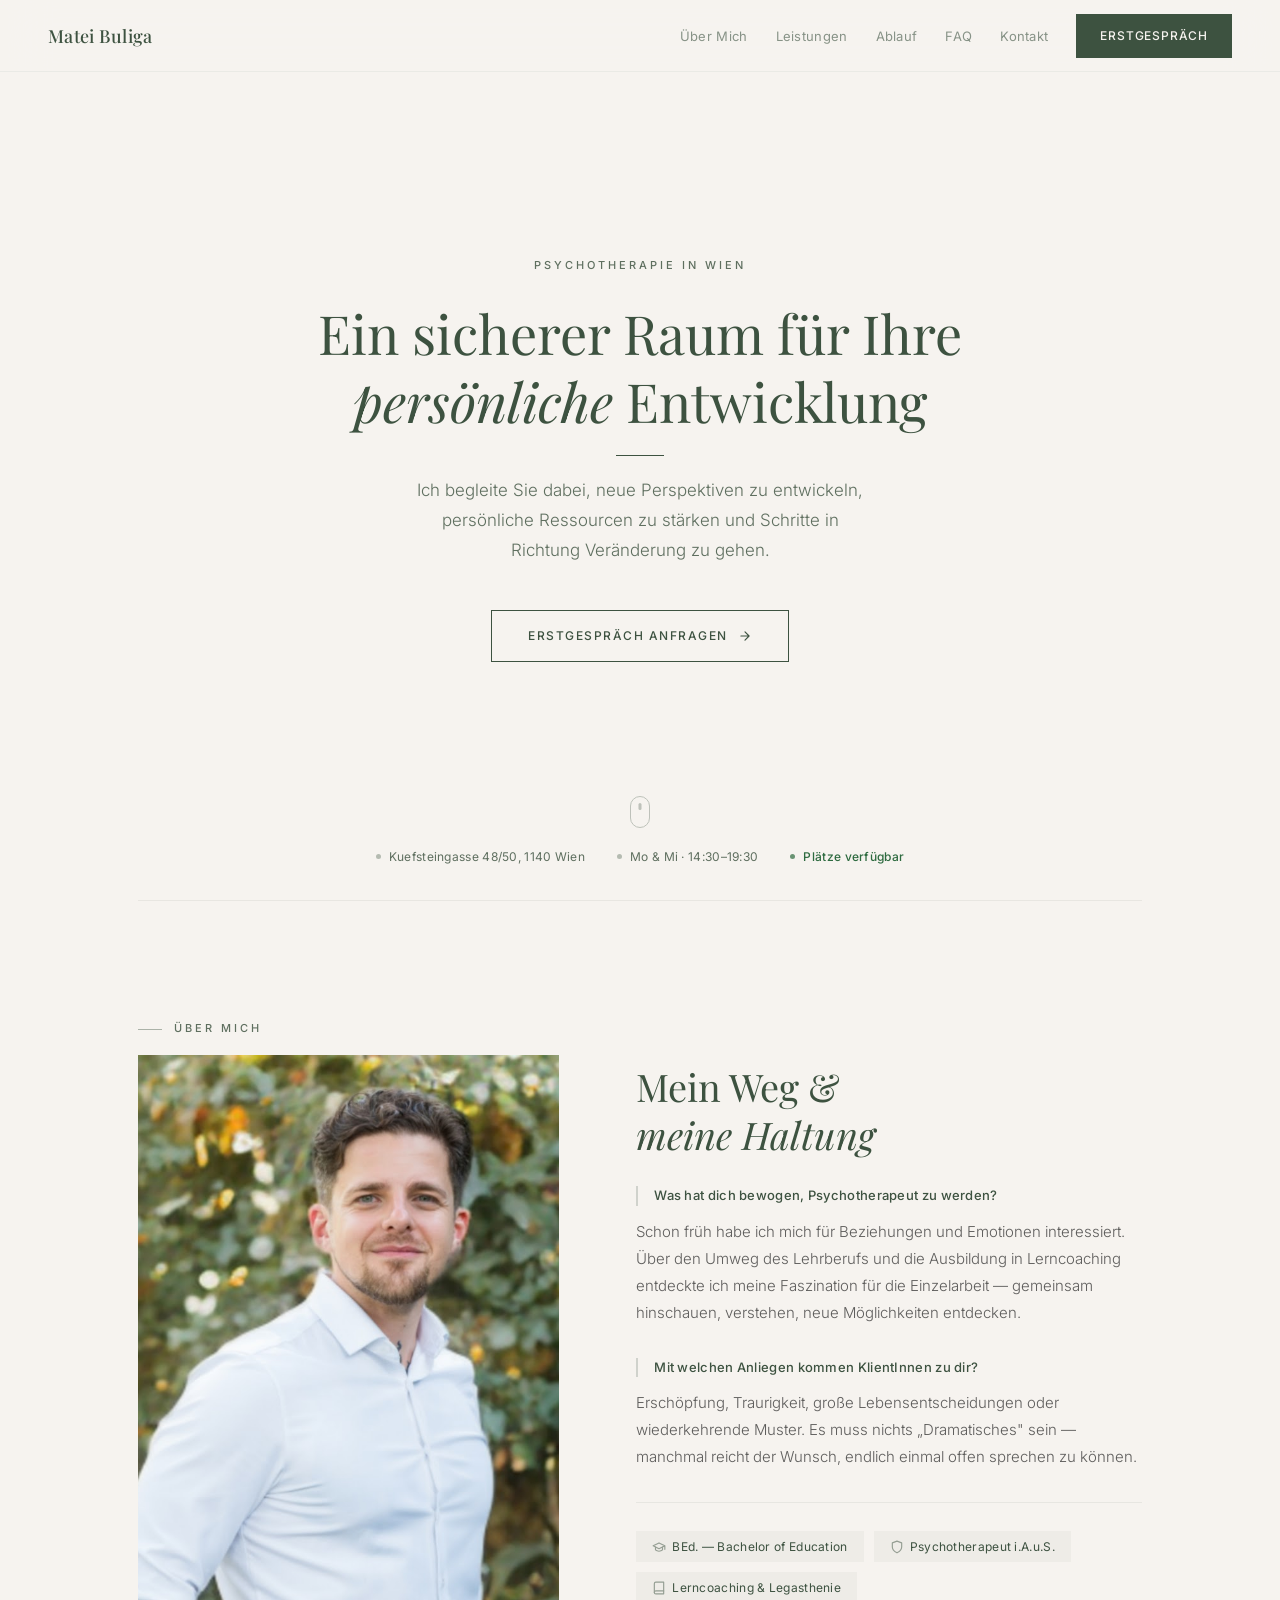
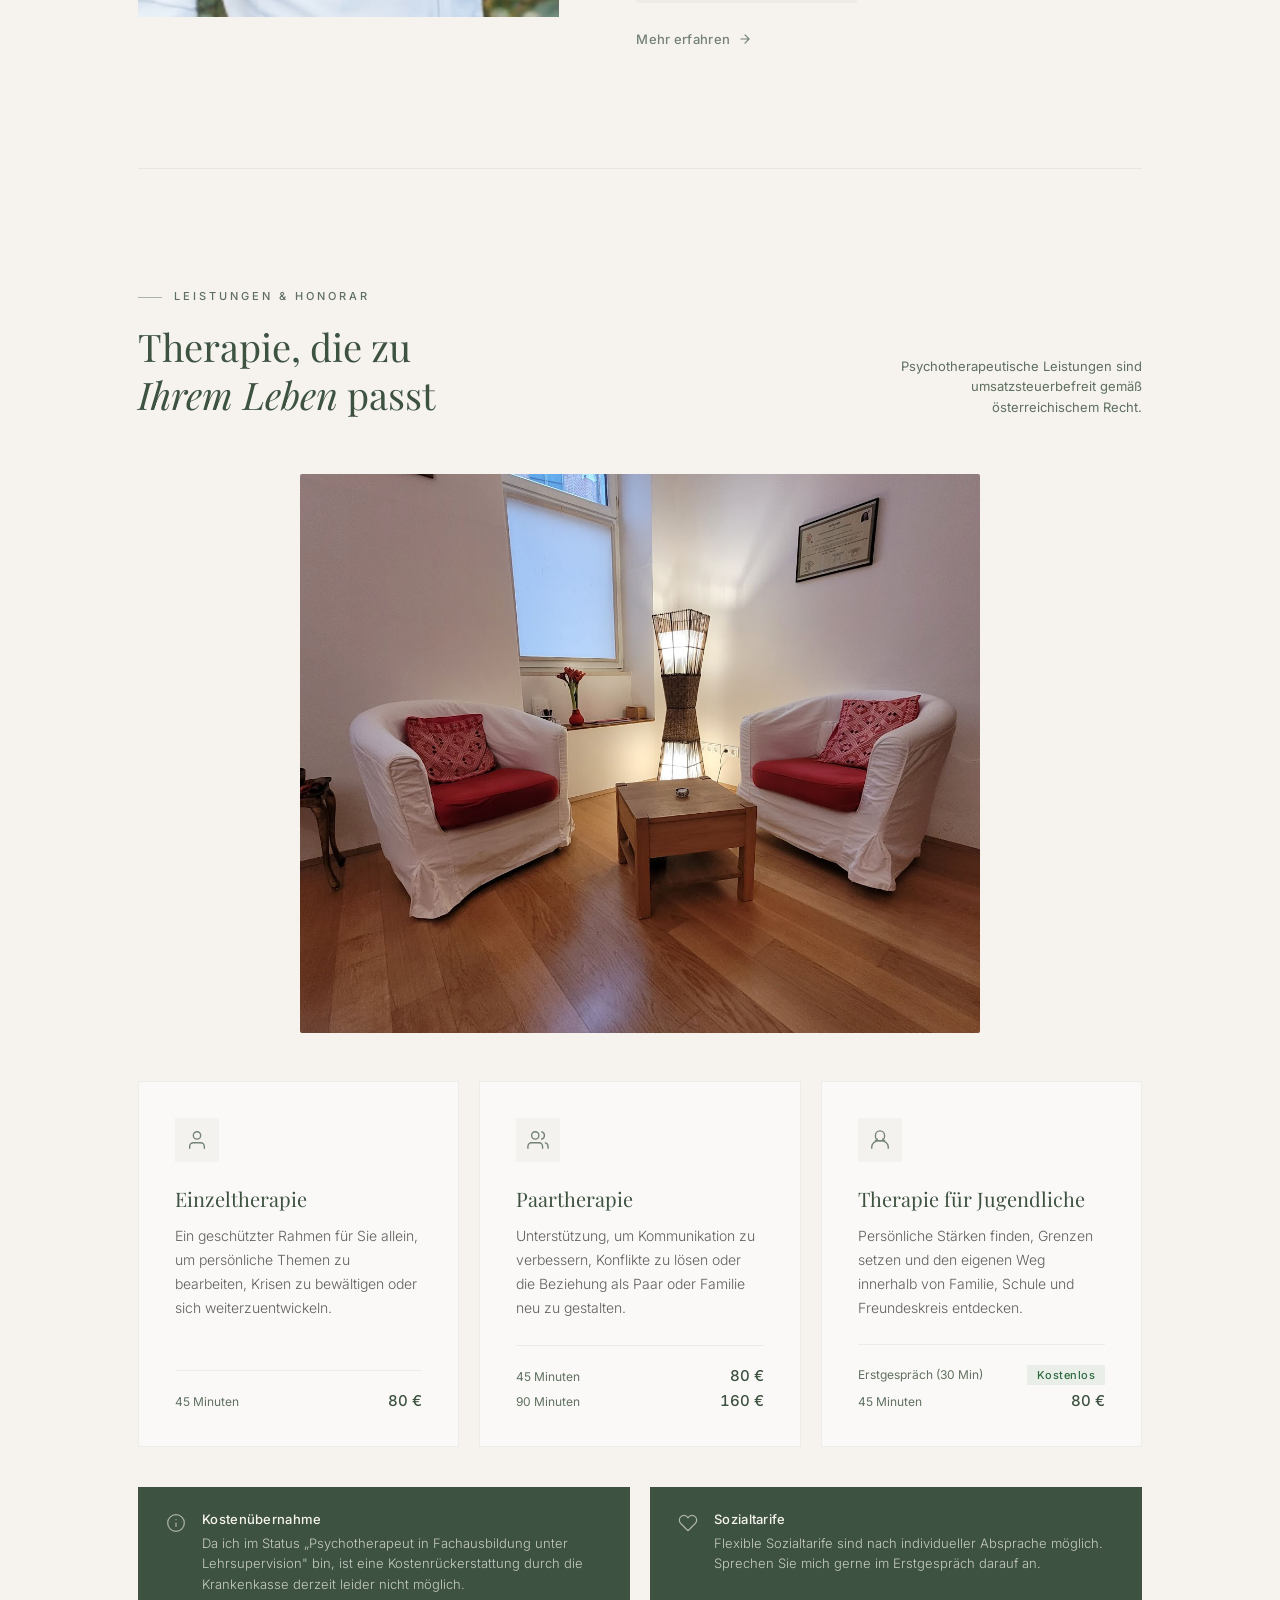
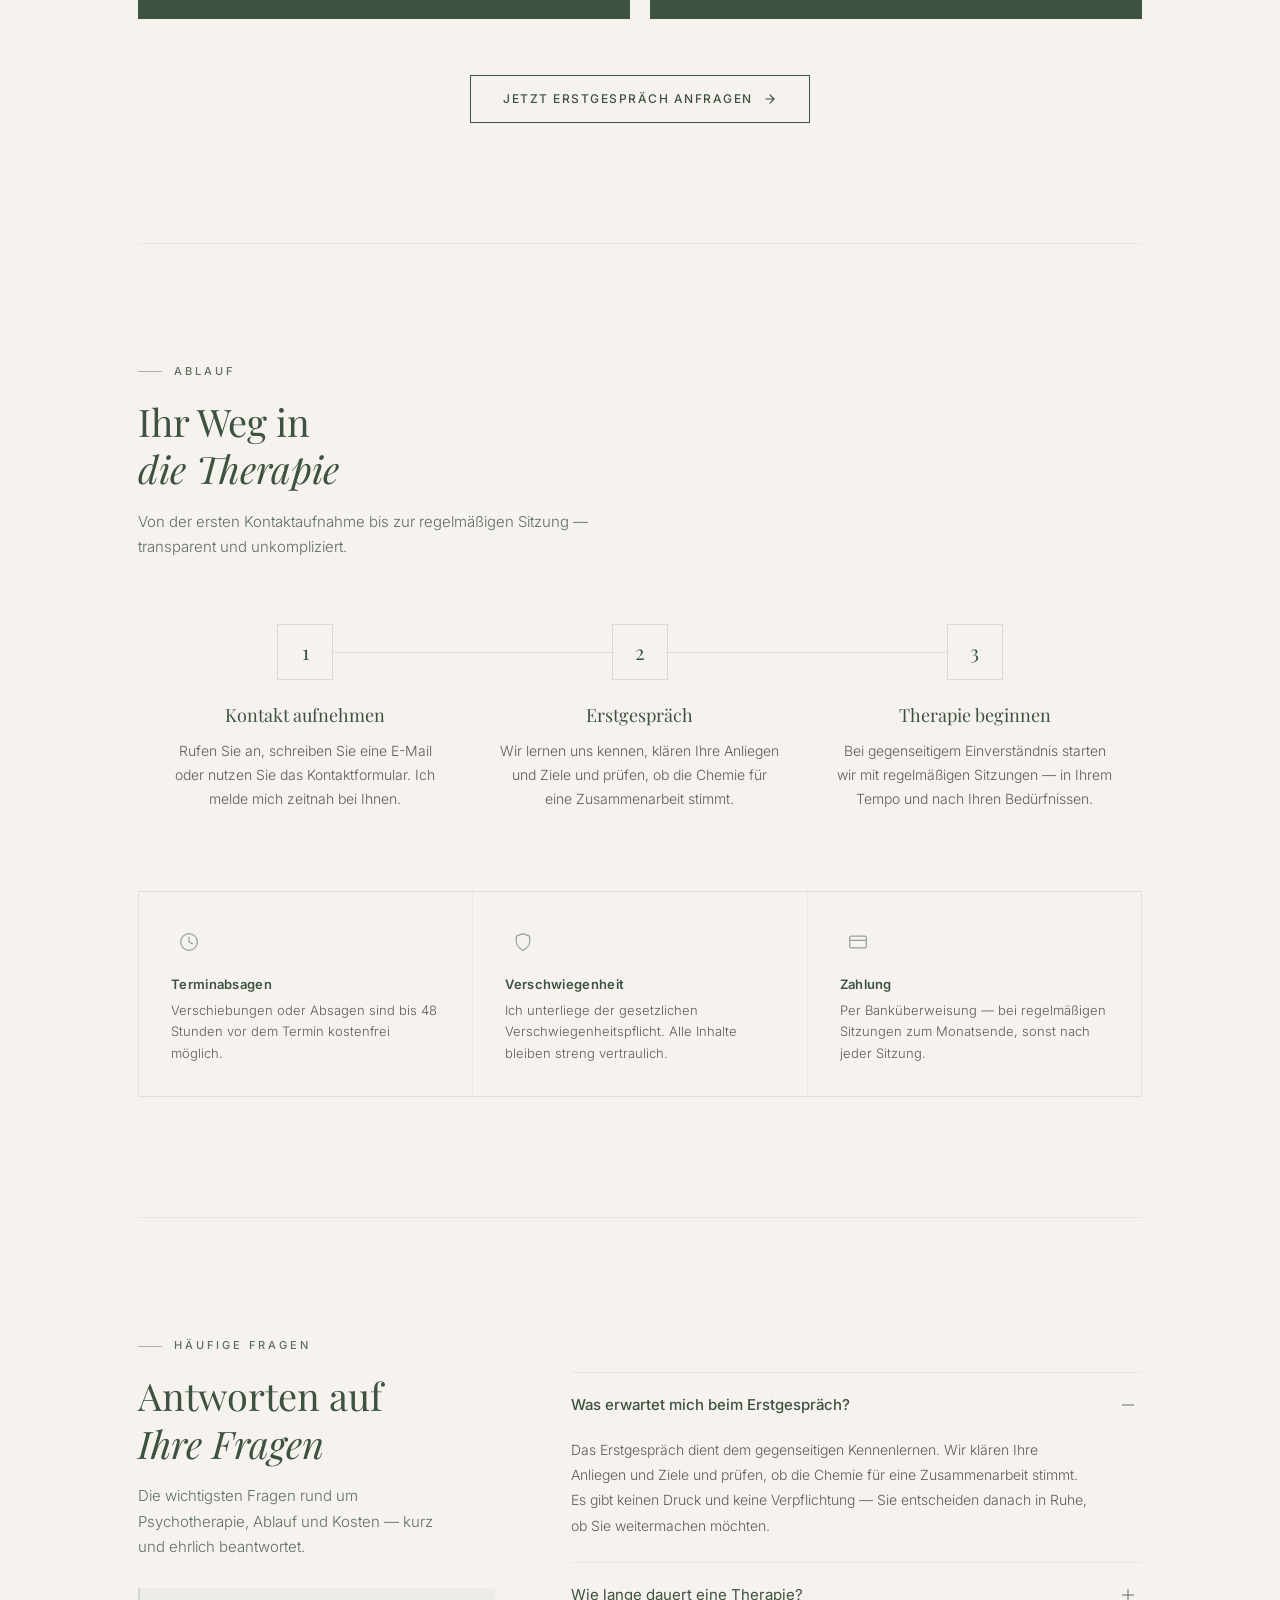
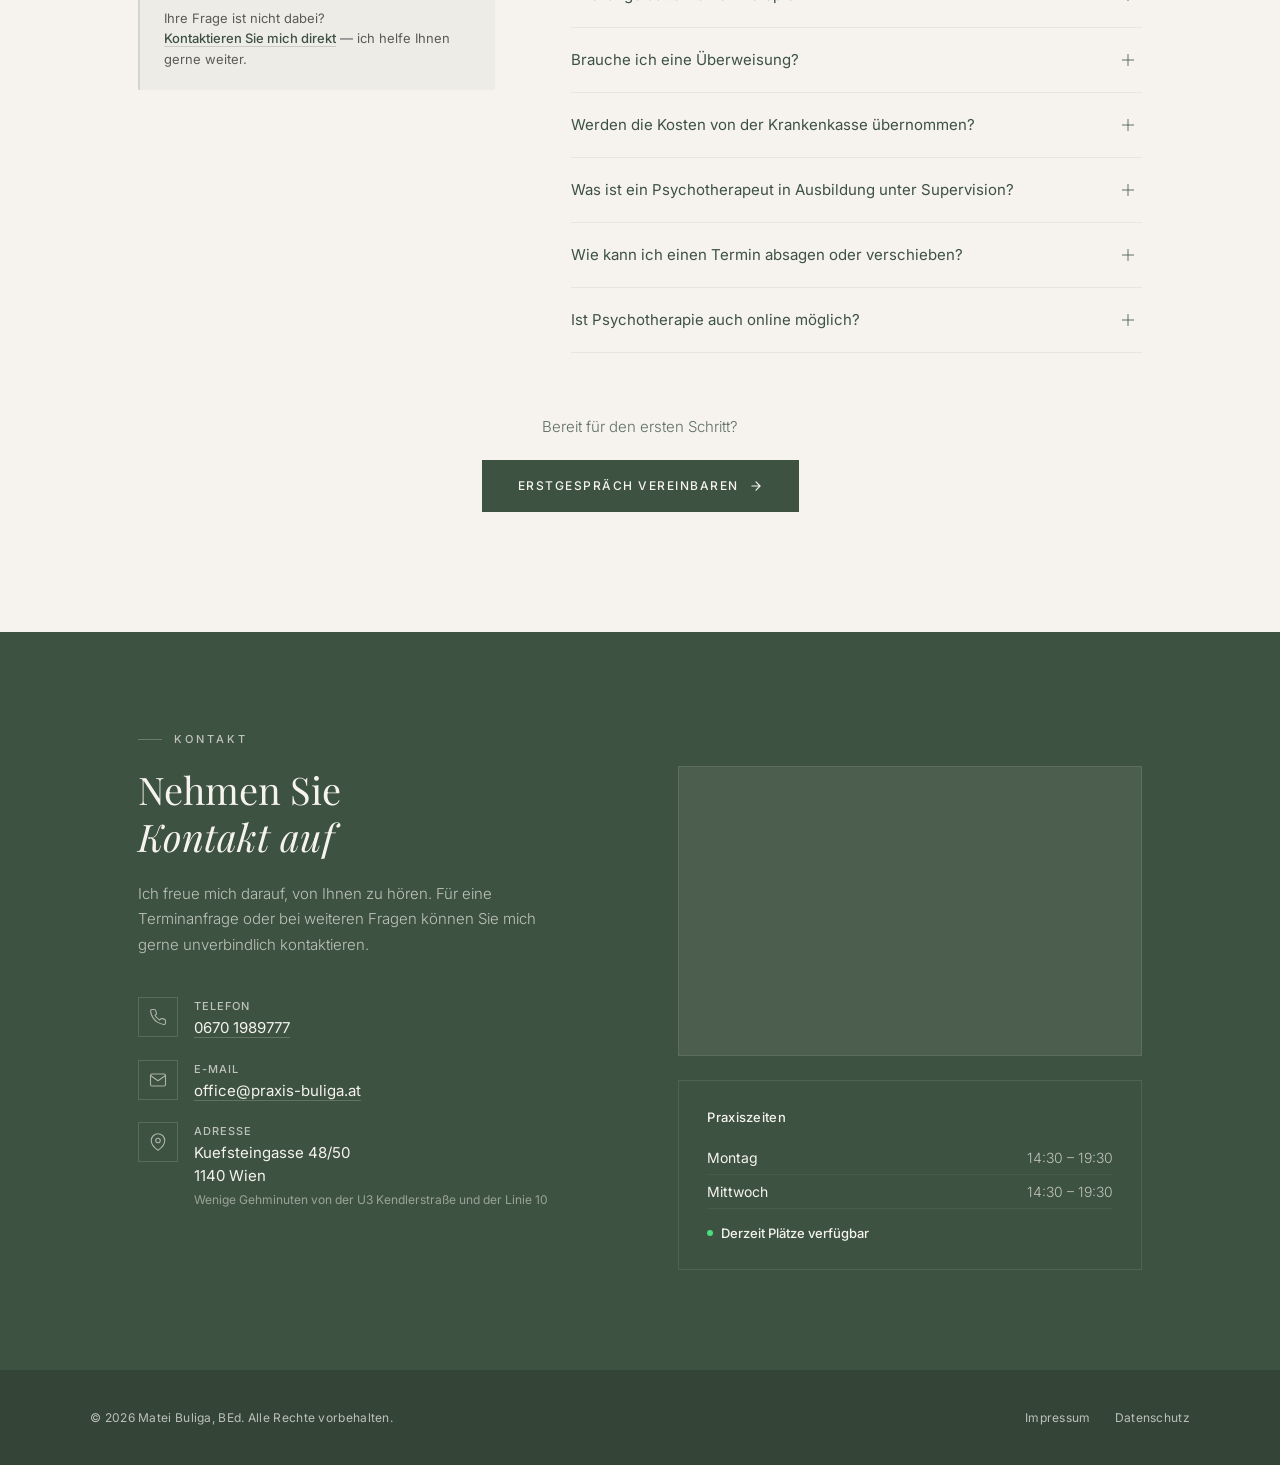
<file: index.html>
<!DOCTYPE html>
<html lang="de">
<head>
  <meta charset="UTF-8">
  <meta name="viewport" content="width=device-width, initial-scale=1.0">
  <title>Matei Buliga — Psychotherapie in Wien | Einzeltherapie, Paartherapie, Jugendliche</title>
  <meta name="description" content="Psychotherapeut in Wien 1140. Einzeltherapie, Paartherapie und Therapie für Jugendliche. Lösungsorientiert, ressourcenstärkend. Jetzt Erstgespräch anfragen.">
  <meta name="keywords" content="Psychotherapie Wien, Psychotherapeut 1140, Einzeltherapie, Paartherapie, Jugendtherapie, Matei Buliga">
  <link rel="canonical" href="https://www.praxis-buliga.at/">
  <meta property="og:title" content="Matei Buliga — Psychotherapie in Wien">
  <meta property="og:description" content="Ein sicherer Raum für Ihre persönliche Entwicklung. Einzeltherapie, Paartherapie und Therapie für Jugendliche.">
  <meta property="og:type" content="website">
  <meta property="og:url" content="https://www.praxis-buliga.at/">
  <meta property="og:image" content="https://www.praxis-buliga.at/img/og-image.jpg">
  <link rel="icon" href="img/favicon.svg" type="image/svg+xml">
  <link rel="preconnect" href="https://fonts.googleapis.com">
  <link rel="preconnect" href="https://fonts.gstatic.com" crossorigin>
  <link href="https://fonts.googleapis.com/css2?family=Playfair+Display:ital,wght@0,400;0,500;1,400&family=Inter:wght@300;400;500;600&display=swap" rel="stylesheet">
  <link rel="stylesheet" href="css/style.css">
  <!-- Schema.org ProfessionalService -->
  <script type="application/ld+json">
  {
    "@context": "https://schema.org",
    "@type": "ProfessionalService",
    "name": "Praxis Buliga — Psychotherapie",
    "description": "Psychotherapie für Erwachsene, Paare und Jugendliche in Wien",
    "url": "https://www.praxis-buliga.at",
    "telephone": "+436701989777",
    "email": "office@praxis-buliga.at",
    "address": {
      "@type": "PostalAddress",
      "streetAddress": "Kuefsteingasse 48/50",
      "addressLocality": "Wien",
      "postalCode": "1140",
      "addressCountry": "AT"
    },
    "openingHoursSpecification": [
      {"@type": "OpeningHoursSpecification", "dayOfWeek": "Monday", "opens": "14:30", "closes": "19:30"},
      {"@type": "OpeningHoursSpecification", "dayOfWeek": "Wednesday", "opens": "14:30", "closes": "19:30"}
    ],
    "priceRange": "€€"
  }
  </script>
  <!-- Schema.org FAQPage -->
  <script type="application/ld+json">
  {
    "@context": "https://schema.org",
    "@type": "FAQPage",
    "mainEntity": [
      {"@type": "Question", "name": "Was erwartet mich beim Erstgespräch?", "acceptedAnswer": {"@type": "Answer", "text": "Das Erstgespräch dient dem gegenseitigen Kennenlernen. Wir klären Ihre Anliegen und Ziele und prüfen, ob die Chemie für eine Zusammenarbeit stimmt. Es gibt keinen Druck und keine Verpflichtung."}},
      {"@type": "Question", "name": "Wie lange dauert eine Therapie?", "acceptedAnswer": {"@type": "Answer", "text": "Das ist sehr individuell und hängt von Ihren Anliegen und Zielen ab. Manche Themen lassen sich in wenigen Sitzungen bearbeiten, andere brauchen mehr Zeit."}},
      {"@type": "Question", "name": "Brauche ich eine Überweisung?", "acceptedAnswer": {"@type": "Answer", "text": "Nein, für Psychotherapie benötigen Sie in Österreich keine Überweisung. Sie können sich direkt an mich wenden."}},
      {"@type": "Question", "name": "Werden die Kosten von der Krankenkasse übernommen?", "acceptedAnswer": {"@type": "Answer", "text": "Da ich im Status Psychotherapeut in Fachausbildung unter Lehrsupervision bin, ist eine Kostenrückerstattung durch die Krankenkasse derzeit leider nicht möglich. Dafür biete ich flexible Sozialtarife nach Absprache an."}},
      {"@type": "Question", "name": "Was ist ein Psychotherapeut in Ausbildung unter Supervision?", "acceptedAnswer": {"@type": "Answer", "text": "Psychotherapeuten in Ausbildung unter Supervision haben den Großteil ihrer mehrjährigen Ausbildung bereits absolviert und arbeiten eigenständig mit KlientInnen. Ihre Arbeit wird regelmäßig von erfahrenen LehrtherapeutInnen supervidiert."}},
      {"@type": "Question", "name": "Wie kann ich einen Termin absagen oder verschieben?", "acceptedAnswer": {"@type": "Answer", "text": "Verschiebungen oder Absagen sind bis 48 Stunden vor dem Termin kostenfrei möglich — per Telefon, SMS oder E-Mail."}},
      {"@type": "Question", "name": "Ist Psychotherapie auch online möglich?", "acceptedAnswer": {"@type": "Answer", "text": "Bitte kontaktieren Sie mich direkt, um die aktuellen Möglichkeiten für Online-Sitzungen zu besprechen."}}
    ]
  }
  </script>
</head>
<body>

<!-- Skip link -->
<a href="#main" class="skip-link">Zum Inhalt springen</a>

<!-- ==================== HEADER ==================== -->
<header>
  <a href="#hero" class="logo">Matei Buliga</a>
  <nav>
    <a href="#about">Über Mich</a>
    <a href="#services">Leistungen</a>
    <a href="#process">Ablauf</a>
    <a href="#faq">FAQ</a>
    <a href="#contact">Kontakt</a>
    <a href="#contact" class="header-cta">Erstgespräch</a>
  </nav>
  <button class="nav-toggle" aria-label="Menü öffnen" aria-expanded="false"><span></span></button>
</header>

<!-- ==================== MOBILE NAV OVERLAY ==================== -->
<div class="nav-overlay" aria-hidden="true">
  <button class="nav-close" aria-label="Menü schließen">
    <svg viewBox="0 0 24 24" fill="none" stroke="currentColor" stroke-width="2" stroke-linecap="round" stroke-linejoin="round" aria-hidden="true"><path d="M18 6L6 18"/><path d="M6 6l12 12"/></svg>
  </button>
  <nav>
    <a href="#about">Über Mich</a>
    <a href="#services">Leistungen</a>
    <a href="#process">Ablauf</a>
    <a href="#faq">FAQ</a>
    <a href="#contact">Kontakt</a>
    <a href="#contact" class="header-cta">Erstgespräch</a>
  </nav>
</div>

<main id="main">

<!-- ==================== HERO ==================== -->
<section class="hero" id="hero">
  <p class="hero-label">Psychotherapie in Wien</p>
  <h1>Ein sicherer Raum für Ihre <em>persönliche</em> Entwicklung</h1>
  <div class="hero-divider"></div>
  <p class="hero-subtitle">Ich begleite Sie dabei, neue Perspektiven zu entwickeln, persönliche Ressourcen zu stärken und Schritte in Richtung Veränderung zu gehen.</p>
  <a href="#contact" class="hero-cta">
    Erstgespräch anfragen
    <svg viewBox="0 0 24 24" fill="none" stroke="currentColor" stroke-width="2" stroke-linecap="round" stroke-linejoin="round" aria-hidden="true"><path d="M5 12h14M12 5l7 7-7 7"/></svg>
  </a>
  <div class="scroll-hint" aria-hidden="true"><div class="mouse"><div class="wheel"></div></div></div>
  <div class="hero-info">
    <span><span class="dot"></span>Kuefsteingasse 48/50, 1140 Wien</span>
    <span><span class="dot"></span>Mo & Mi · 14:30–19:30</span>
    <span class="available"><span class="dot"></span>Plätze verfügbar</span>
  </div>
</section>

<!-- ==================== ÜBER MICH ==================== -->
<div class="section-divider"><hr></div>
<section class="about fade-in" id="about">
  <p class="section-label">Über Mich</p>
  <div class="about-grid">
    <div class="about-portrait">
      <img src="img/portrait.jpg" alt="Matei Buliga — Psychotherapeut in Wien" width="600" height="800" loading="lazy">
    </div>
    <div class="about-content">
      <h2>Mein Weg &<br><em>meine Haltung</em></h2>
      <div class="about-qa">
        <p class="about-question">Was hat dich bewogen, Psychotherapeut zu werden?</p>
        <p class="about-answer">Schon früh habe ich mich für Beziehungen und Emotionen interessiert. Über den Umweg des Lehrberufs und die Ausbildung in Lerncoaching entdeckte ich meine Faszination für die Einzelarbeit — gemeinsam hinschauen, verstehen, neue Möglichkeiten entdecken.</p>
      </div>
      <div class="about-qa">
        <p class="about-question">Mit welchen Anliegen kommen KlientInnen zu dir?</p>
        <p class="about-answer">Erschöpfung, Traurigkeit, große Lebensentscheidungen oder wiederkehrende Muster. Es muss nichts „Dramatisches" sein — manchmal reicht der Wunsch, endlich einmal offen sprechen zu können.</p>
      </div>
      <div class="about-credentials">
        <span class="credential">
          <svg viewBox="0 0 24 24" fill="none" stroke="currentColor" stroke-width="2" stroke-linecap="round" stroke-linejoin="round" aria-hidden="true"><path d="M22 10v6M2 10l10-5 10 5-10 5z"/><path d="M6 12v5c3 3 9 3 12 0v-5"/></svg>
          BEd. — Bachelor of Education
        </span>
        <span class="credential">
          <svg viewBox="0 0 24 24" fill="none" stroke="currentColor" stroke-width="2" stroke-linecap="round" stroke-linejoin="round" aria-hidden="true"><path d="M12 22s8-4 8-10V5l-8-3-8 3v7c0 6 8 10 8 10z"/></svg>
          Psychotherapeut i.A.u.S.
        </span>
        <span class="credential">
          <svg viewBox="0 0 24 24" fill="none" stroke="currentColor" stroke-width="2" stroke-linecap="round" stroke-linejoin="round" aria-hidden="true"><path d="M4 19.5A2.5 2.5 0 0 1 6.5 17H20"/><path d="M6.5 2H20v20H6.5A2.5 2.5 0 0 1 4 19.5v-15A2.5 2.5 0 0 1 6.5 2z"/></svg>
          Lerncoaching & Legasthenie
        </span>
      </div>
      <a href="#" class="about-more">
        Mehr erfahren
        <svg viewBox="0 0 24 24" fill="none" stroke="currentColor" stroke-width="2" stroke-linecap="round" stroke-linejoin="round" aria-hidden="true"><path d="M5 12h14M12 5l7 7-7 7"/></svg>
      </a>
    </div>
  </div>
</section>

<!-- ==================== LEISTUNGEN ==================== -->
<div class="section-divider"><hr></div>
<section class="services fade-in" id="services">
  <p class="section-label">Leistungen & Honorar</p>
  <div class="services-header">
    <h2>Therapie, die zu<br><em>Ihrem Leben</em> passt</h2>
    <p class="services-note">Psychotherapeutische Leistungen sind umsatzsteuerbefreit gemäß österreichischem Recht.</p>
  </div>
  <div class="praxis-image">
    <img src="img/praxis.jpg" alt="Therapieraum der Praxis Buliga — zwei gemütliche Sessel in warmem Ambiente" width="1200" height="900" loading="lazy">
  </div>
  <div class="services-grid">
    <div class="service-card">
      <div class="service-icon"><svg viewBox="0 0 24 24" fill="none" stroke="currentColor" stroke-width="1.5" stroke-linecap="round" stroke-linejoin="round" aria-hidden="true"><path d="M20 21v-2a4 4 0 0 0-4-4H8a4 4 0 0 0-4 4v2"/><circle cx="12" cy="7" r="4"/></svg></div>
      <h3>Einzeltherapie</h3>
      <p>Ein geschützter Rahmen für Sie allein, um persönliche Themen zu bearbeiten, Krisen zu bewältigen oder sich weiterzuentwickeln.</p>
      <div class="service-price">
        <div class="price-row"><span class="price-label">45 Minuten</span><span class="price-value">80 €</span></div>
      </div>
    </div>
    <div class="service-card">
      <div class="service-icon"><svg viewBox="0 0 24 24" fill="none" stroke="currentColor" stroke-width="1.5" stroke-linecap="round" stroke-linejoin="round" aria-hidden="true"><path d="M17 21v-2a4 4 0 0 0-4-4H5a4 4 0 0 0-4 4v2"/><circle cx="9" cy="7" r="4"/><path d="M23 21v-2a4 4 0 0 0-3-3.87"/><path d="M16 3.13a4 4 0 0 1 0 7.75"/></svg></div>
      <h3>Paartherapie</h3>
      <p>Unterstützung, um Kommunikation zu verbessern, Konflikte zu lösen oder die Beziehung als Paar oder Familie neu zu gestalten.</p>
      <div class="service-price">
        <div class="price-row"><span class="price-label">45 Minuten</span><span class="price-value">80 €</span></div>
        <div class="price-row"><span class="price-label">90 Minuten</span><span class="price-value">160 €</span></div>
      </div>
    </div>
    <div class="service-card">
      <div class="service-icon"><svg viewBox="0 0 24 24" fill="none" stroke="currentColor" stroke-width="1.5" stroke-linecap="round" stroke-linejoin="round" aria-hidden="true"><path d="M12 2a5 5 0 0 1 5 5v1a5 5 0 0 1-10 0V7a5 5 0 0 1 5-5z"/><path d="M3 21v-1a7 7 0 0 1 7-7h4a7 7 0 0 1 7 7v1"/><path d="M15 11l2 2"/><path d="M9 11l-2 2"/></svg></div>
      <h3>Therapie für Jugendliche</h3>
      <p>Persönliche Stärken finden, Grenzen setzen und den eigenen Weg innerhalb von Familie, Schule und Freundeskreis entdecken.</p>
      <div class="service-price">
        <div class="price-row"><span class="price-label">Erstgespräch (30 Min)</span><span class="price-free">Kostenlos</span></div>
        <div class="price-row"><span class="price-label">45 Minuten</span><span class="price-value">80 €</span></div>
      </div>
    </div>
  </div>
  <div class="services-footer">
    <div class="info-card">
      <svg viewBox="0 0 24 24" fill="none" stroke="currentColor" stroke-width="1.5" stroke-linecap="round" stroke-linejoin="round" aria-hidden="true"><circle cx="12" cy="12" r="10"/><path d="M12 16v-4"/><path d="M12 8h.01"/></svg>
      <div class="info-card-content">
        <h4>Kostenübernahme</h4>
        <p>Da ich im Status „Psychotherapeut in Fachausbildung unter Lehrsupervision" bin, ist eine Kostenrückerstattung durch die Krankenkasse derzeit leider nicht möglich.</p>
      </div>
    </div>
    <div class="info-card">
      <svg viewBox="0 0 24 24" fill="none" stroke="currentColor" stroke-width="1.5" stroke-linecap="round" stroke-linejoin="round" aria-hidden="true"><path d="M20.84 4.61a5.5 5.5 0 0 0-7.78 0L12 5.67l-1.06-1.06a5.5 5.5 0 0 0-7.78 7.78l1.06 1.06L12 21.23l7.78-7.78 1.06-1.06a5.5 5.5 0 0 0 0-7.78z"/></svg>
      <div class="info-card-content">
        <h4>Sozialtarife</h4>
        <p>Flexible Sozialtarife sind nach individueller Absprache möglich. Sprechen Sie mich gerne im Erstgespräch darauf an.</p>
      </div>
    </div>
  </div>
  <div class="section-cta">
    <a href="#contact" class="cta-outline">
      Jetzt Erstgespräch anfragen
      <svg viewBox="0 0 24 24" fill="none" stroke="currentColor" stroke-width="2" stroke-linecap="round" stroke-linejoin="round" aria-hidden="true"><path d="M5 12h14M12 5l7 7-7 7"/></svg>
    </a>
  </div>
</section>

<!-- ==================== ABLAUF ==================== -->
<div class="section-divider"><hr></div>
<section class="process fade-in" id="process">
  <p class="section-label">Ablauf</p>
  <div class="process-header">
    <h2>Ihr Weg in<br><em>die Therapie</em></h2>
    <p>Von der ersten Kontaktaufnahme bis zur regelmäßigen Sitzung — transparent und unkompliziert.</p>
  </div>
  <div class="timeline">
    <div class="step">
      <div class="step-number"><span>1</span></div>
      <h3>Kontakt aufnehmen</h3>
      <p>Rufen Sie an, schreiben Sie eine E-Mail oder nutzen Sie das Kontaktformular. Ich melde mich zeitnah bei Ihnen.</p>
    </div>
    <div class="step">
      <div class="step-number"><span>2</span></div>
      <h3>Erstgespräch</h3>
      <p>Wir lernen uns kennen, klären Ihre Anliegen und Ziele und prüfen, ob die Chemie für eine Zusammenarbeit stimmt.</p>
    </div>
    <div class="step">
      <div class="step-number"><span>3</span></div>
      <h3>Therapie beginnen</h3>
      <p>Bei gegenseitigem Einverständnis starten wir mit regelmäßigen Sitzungen — in Ihrem Tempo und nach Ihren Bedürfnissen.</p>
    </div>
  </div>
  <div class="conditions">
    <div class="condition">
      <div class="condition-icon"><svg viewBox="0 0 24 24" fill="none" stroke="currentColor" stroke-width="1.5" stroke-linecap="round" stroke-linejoin="round" aria-hidden="true"><circle cx="12" cy="12" r="10"/><polyline points="12 6 12 12 16 14"/></svg></div>
      <h4>Terminabsagen</h4>
      <p>Verschiebungen oder Absagen sind bis 48 Stunden vor dem Termin kostenfrei möglich.</p>
    </div>
    <div class="condition">
      <div class="condition-icon"><svg viewBox="0 0 24 24" fill="none" stroke="currentColor" stroke-width="1.5" stroke-linecap="round" stroke-linejoin="round" aria-hidden="true"><path d="M12 22s8-4 8-10V5l-8-3-8 3v7c0 6 8 10 8 10z"/></svg></div>
      <h4>Verschwiegenheit</h4>
      <p>Ich unterliege der gesetzlichen Verschwiegenheitspflicht. Alle Inhalte bleiben streng vertraulich.</p>
    </div>
    <div class="condition">
      <div class="condition-icon"><svg viewBox="0 0 24 24" fill="none" stroke="currentColor" stroke-width="1.5" stroke-linecap="round" stroke-linejoin="round" aria-hidden="true"><rect x="2" y="5" width="20" height="14" rx="2"/><line x1="2" y1="10" x2="22" y2="10"/></svg></div>
      <h4>Zahlung</h4>
      <p>Per Banküberweisung — bei regelmäßigen Sitzungen zum Monatsende, sonst nach jeder Sitzung.</p>
    </div>
  </div>
</section>

<!-- ==================== FAQ ==================== -->
<div class="section-divider"><hr></div>
<section class="faq fade-in" id="faq">
  <p class="section-label">Häufige Fragen</p>
  <div class="faq-layout">
    <div class="faq-intro">
      <h2>Antworten auf<br><em>Ihre Fragen</em></h2>
      <p>Die wichtigsten Fragen rund um Psychotherapie, Ablauf und Kosten — kurz und ehrlich beantwortet.</p>
      <div class="faq-contact-hint">
        <p>Ihre Frage ist nicht dabei?<br><a href="#contact">Kontaktieren Sie mich direkt</a> — ich helfe Ihnen gerne weiter.</p>
      </div>
    </div>
    <div class="accordion">
      <div class="accordion-item open">
        <button class="accordion-trigger" aria-expanded="true">Was erwartet mich beim Erstgespräch?<span class="accordion-icon" aria-hidden="true"></span></button>
        <div class="accordion-content"><div class="accordion-inner"><p>Das Erstgespräch dient dem gegenseitigen Kennenlernen. Wir klären Ihre Anliegen und Ziele und prüfen, ob die Chemie für eine Zusammenarbeit stimmt. Es gibt keinen Druck und keine Verpflichtung — Sie entscheiden danach in Ruhe, ob Sie weitermachen möchten.</p></div></div>
      </div>
      <div class="accordion-item">
        <button class="accordion-trigger" aria-expanded="false">Wie lange dauert eine Therapie?<span class="accordion-icon" aria-hidden="true"></span></button>
        <div class="accordion-content"><div class="accordion-inner"><p>Das ist sehr individuell und hängt von Ihren Anliegen und Zielen ab. Manche Themen lassen sich in wenigen Sitzungen bearbeiten, andere brauchen mehr Zeit. Wir besprechen das gemeinsam und passen den Rahmen an Ihre Bedürfnisse an.</p></div></div>
      </div>
      <div class="accordion-item">
        <button class="accordion-trigger" aria-expanded="false">Brauche ich eine Überweisung?<span class="accordion-icon" aria-hidden="true"></span></button>
        <div class="accordion-content"><div class="accordion-inner"><p>Nein, für Psychotherapie benötigen Sie in Österreich keine Überweisung. Sie können sich direkt an mich wenden — telefonisch, per E-Mail oder über das Kontaktformular.</p></div></div>
      </div>
      <div class="accordion-item">
        <button class="accordion-trigger" aria-expanded="false">Werden die Kosten von der Krankenkasse übernommen?<span class="accordion-icon" aria-hidden="true"></span></button>
        <div class="accordion-content"><div class="accordion-inner"><p>Da ich im Status „Psychotherapeut in Fachausbildung unter Lehrsupervision" bin, ist eine Kostenrückerstattung durch die Krankenkasse derzeit leider nicht möglich. Dafür biete ich flexible Sozialtarife nach Absprache an.</p></div></div>
      </div>
      <div class="accordion-item">
        <button class="accordion-trigger" aria-expanded="false">Was ist ein Psychotherapeut in Ausbildung unter Supervision?<span class="accordion-icon" aria-hidden="true"></span></button>
        <div class="accordion-content"><div class="accordion-inner"><p>Psychotherapeuten in Ausbildung unter Supervision (i.A.u.S.) haben den Großteil ihrer mehrjährigen Ausbildung bereits absolviert und arbeiten eigenständig mit KlientInnen. Ihre Arbeit wird dabei regelmäßig von erfahrenen LehrtherapeutInnen supervidiert — eine zusätzliche Qualitätssicherung.</p></div></div>
      </div>
      <div class="accordion-item">
        <button class="accordion-trigger" aria-expanded="false">Wie kann ich einen Termin absagen oder verschieben?<span class="accordion-icon" aria-hidden="true"></span></button>
        <div class="accordion-content"><div class="accordion-inner"><p>Verschiebungen oder Absagen sind bis 48 Stunden vor dem Termin kostenfrei möglich — per Telefon, SMS oder E-Mail. Bei kurzfristigeren Absagen wird das volle Honorar verrechnet.</p></div></div>
      </div>
      <div class="accordion-item">
        <button class="accordion-trigger" aria-expanded="false">Ist Psychotherapie auch online möglich?<span class="accordion-icon" aria-hidden="true"></span></button>
        <div class="accordion-content"><div class="accordion-inner"><p>Bitte kontaktieren Sie mich direkt, um die aktuellen Möglichkeiten für Online-Sitzungen zu besprechen.</p></div></div>
      </div>
    </div>
  </div>
  <div class="faq-cta">
    <p>Bereit für den ersten Schritt?</p>
    <a href="#contact" class="cta-filled">
      Erstgespräch vereinbaren
      <svg viewBox="0 0 24 24" fill="none" stroke="currentColor" stroke-width="2" stroke-linecap="round" stroke-linejoin="round" aria-hidden="true"><path d="M5 12h14M12 5l7 7-7 7"/></svg>
    </a>
  </div>
</section>

<!-- ==================== KONTAKT ==================== -->
<section class="contact fade-in" id="contact">
  <div class="contact-inner">
    <p class="section-label">Kontakt</p>
    <div class="contact-grid">
      <div class="contact-left">
        <h2>Nehmen Sie<br><em>Kontakt auf</em></h2>
        <p>Ich freue mich darauf, von Ihnen zu hören. Für eine Terminanfrage oder bei weiteren Fragen können Sie mich gerne unverbindlich kontaktieren.</p>
        <div class="contact-details">
          <div class="contact-item">
            <div class="contact-item-icon"><svg viewBox="0 0 24 24" fill="none" stroke="currentColor" stroke-width="1.5" stroke-linecap="round" stroke-linejoin="round" aria-hidden="true"><path d="M22 16.92v3a2 2 0 0 1-2.18 2 19.79 19.79 0 0 1-8.63-3.07 19.5 19.5 0 0 1-6-6 19.79 19.79 0 0 1-3.07-8.67A2 2 0 0 1 4.11 2h3a2 2 0 0 1 2 1.72 12.84 12.84 0 0 0 .7 2.81 2 2 0 0 1-.45 2.11L8.09 9.91a16 16 0 0 0 6 6l1.27-1.27a2 2 0 0 1 2.11-.45 12.84 12.84 0 0 0 2.81.7A2 2 0 0 1 22 16.92z"/></svg></div>
            <div class="contact-item-text">
              <p class="contact-item-label">Telefon</p>
              <p class="contact-item-value"><a href="tel:+436701989777">0670 1989777</a></p>
            </div>
          </div>
          <div class="contact-item">
            <div class="contact-item-icon"><svg viewBox="0 0 24 24" fill="none" stroke="currentColor" stroke-width="1.5" stroke-linecap="round" stroke-linejoin="round" aria-hidden="true"><path d="M4 4h16c1.1 0 2 .9 2 2v12c0 1.1-.9 2-2 2H4c-1.1 0-2-.9-2-2V6c0-1.1.9-2 2-2z"/><polyline points="22,6 12,13 2,6"/></svg></div>
            <div class="contact-item-text">
              <p class="contact-item-label">E-Mail</p>
              <p class="contact-item-value"><a href="mailto:office@praxis-buliga.at">office@praxis-buliga.at</a></p>
            </div>
          </div>
          <div class="contact-item">
            <div class="contact-item-icon"><svg viewBox="0 0 24 24" fill="none" stroke="currentColor" stroke-width="1.5" stroke-linecap="round" stroke-linejoin="round" aria-hidden="true"><path d="M21 10c0 7-9 13-9 13s-9-6-9-13a9 9 0 0 1 18 0z"/><circle cx="12" cy="10" r="3"/></svg></div>
            <div class="contact-item-text">
              <p class="contact-item-label">Adresse</p>
              <p class="contact-item-value">Kuefsteingasse 48/50<br>1140 Wien</p>
              <p class="contact-item-hint">Wenige Gehminuten von der U3 Kendlerstraße und der Linie 10</p>
            </div>
          </div>
        </div>
      </div>
      <div class="contact-right">
        <div class="contact-map">
          <iframe src="https://www.google.com/maps/embed?pb=!1m18!1m12!1m3!1d2658.5!2d16.2987!3d48.2!2m3!1f0!2f0!3f0!3m2!1i1024!2i768!4f13.1!3m3!1m2!1s0x0%3A0x0!2sKuefsteingasse+48%2F50%2C+1140+Wien!5e0!3m2!1sde!2sat" width="100%" height="100%" style="border:0;" allowfullscreen="" loading="lazy" referrerpolicy="no-referrer-when-downgrade" title="Praxis Buliga Standort"></iframe>
        </div>
        <div class="contact-hours">
          <h4>Praxiszeiten</h4>
          <div class="hours-row"><span class="hours-day">Montag</span><span class="hours-time">14:30 – 19:30</span></div>
          <div class="hours-row"><span class="hours-day">Mittwoch</span><span class="hours-time">14:30 – 19:30</span></div>
          <div class="contact-availability"><span class="dot"></span>Derzeit Plätze verfügbar</div>
        </div>
      </div>
    </div>
  </div>
</section>

</main>

<!-- ==================== FOOTER ==================== -->
<footer>
  <div class="footer-inner">
    <p class="footer-left">&copy; 2026 Matei Buliga, BEd. Alle Rechte vorbehalten.</p>
    <div class="footer-links">
      <a href="impressum.html">Impressum</a>
      <a href="datenschutz.html">Datenschutz</a>
    </div>
  </div>
</footer>

<script src="js/main.js"></script>
</body>
</html>
</file>
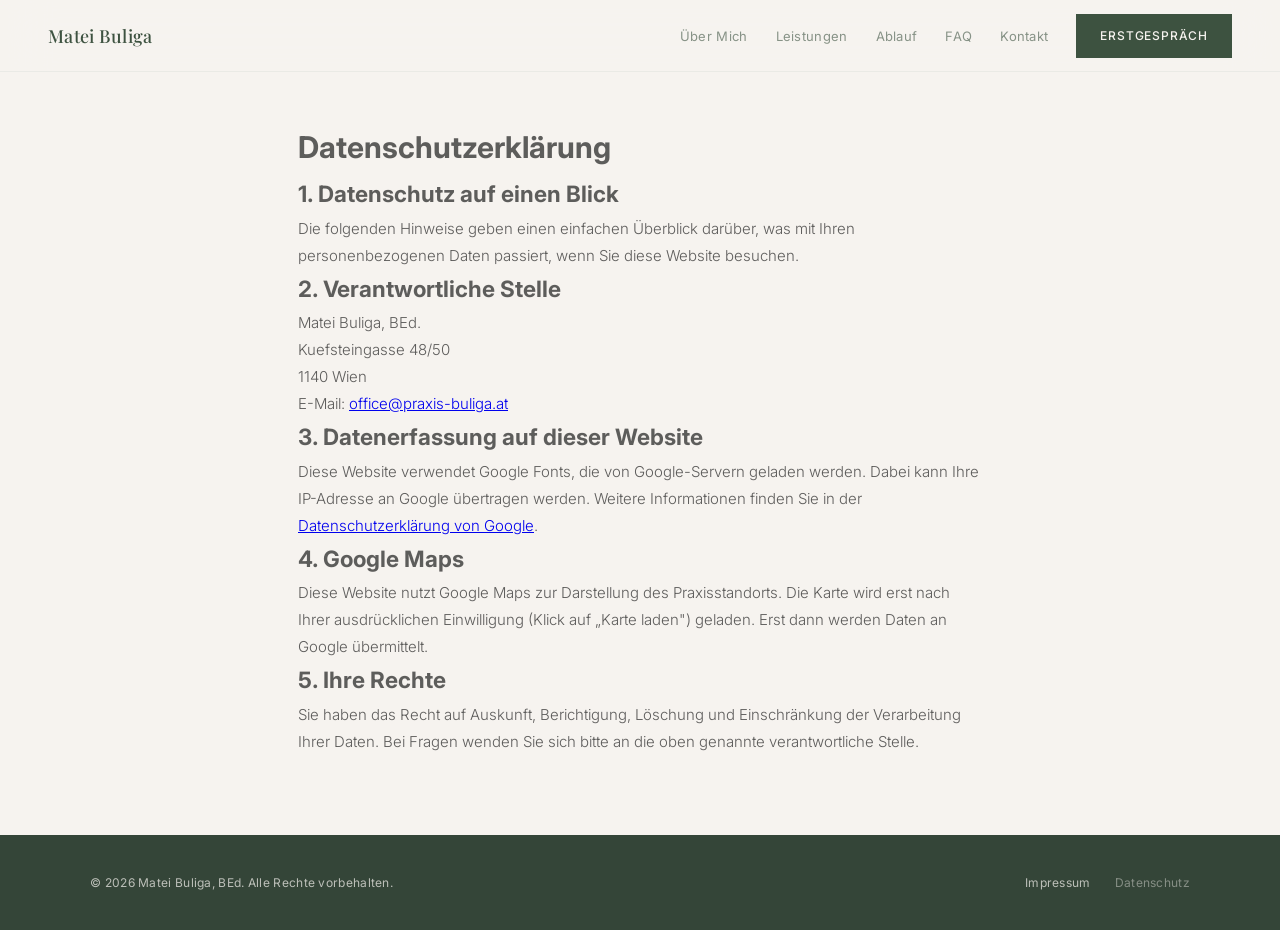
<file: datenschutz.html>
<!DOCTYPE html>
<html lang="de">
<head>
  <meta charset="UTF-8">
  <meta name="viewport" content="width=device-width, initial-scale=1.0">
  <title>Datenschutz — Praxis Buliga</title>
  <meta name="description" content="Datenschutzerklärung der Praxis Buliga — Psychotherapie in Wien.">
  <link rel="canonical" href="https://www.praxis-buliga.at/datenschutz.html">
  <link rel="icon" href="img/favicon.svg" type="image/svg+xml">
  <link rel="preconnect" href="https://fonts.googleapis.com">
  <link rel="preconnect" href="https://fonts.gstatic.com" crossorigin>
  <link href="https://fonts.googleapis.com/css2?family=Playfair+Display:ital,wght@0,400;0,500;1,400&family=Inter:wght@300;400;500;600&display=swap" rel="stylesheet">
  <link rel="stylesheet" href="css/style.css">
</head>
<body>

<!-- Skip link -->
<a href="#main" class="skip-link">Zum Inhalt springen</a>

<!-- ==================== HEADER ==================== -->
<header>
  <a href="index.html" class="logo">Matei Buliga</a>
  <nav>
    <a href="index.html#about">Über Mich</a>
    <a href="index.html#services">Leistungen</a>
    <a href="index.html#process">Ablauf</a>
    <a href="index.html#faq">FAQ</a>
    <a href="index.html#contact">Kontakt</a>
    <a href="index.html#contact" class="header-cta">Erstgespräch</a>
  </nav>
</header>

<main id="main">
  <div class="legal-content">
    <h1>Datenschutzerklärung</h1>
    <h2>1. Datenschutz auf einen Blick</h2>
    <p>Die folgenden Hinweise geben einen einfachen Überblick darüber, was mit Ihren personenbezogenen Daten passiert, wenn Sie diese Website besuchen.</p>
    <h2>2. Verantwortliche Stelle</h2>
    <p>Matei Buliga, BEd.<br>Kuefsteingasse 48/50<br>1140 Wien<br>
    E-Mail: <a href="mailto:office@praxis-buliga.at">office@praxis-buliga.at</a></p>
    <h2>3. Datenerfassung auf dieser Website</h2>
    <p>Diese Website verwendet Google Fonts, die von Google-Servern geladen werden. Dabei kann Ihre IP-Adresse an Google übertragen werden. Weitere Informationen finden Sie in der <a href="https://policies.google.com/privacy" target="_blank" rel="noopener">Datenschutzerklärung von Google</a>.</p>
    <h2>4. Google Maps</h2>
    <p>Diese Website nutzt Google Maps zur Darstellung des Praxisstandorts. Die Karte wird erst nach Ihrer ausdrücklichen Einwilligung (Klick auf „Karte laden") geladen. Erst dann werden Daten an Google übermittelt.</p>
    <h2>5. Ihre Rechte</h2>
    <p>Sie haben das Recht auf Auskunft, Berichtigung, Löschung und Einschränkung der Verarbeitung Ihrer Daten. Bei Fragen wenden Sie sich bitte an die oben genannte verantwortliche Stelle.</p>
  </div>
</main>

<!-- ==================== FOOTER ==================== -->
<footer>
  <div class="footer-inner">
    <p class="footer-left">&copy; 2026 Matei Buliga, BEd. Alle Rechte vorbehalten.</p>
    <div class="footer-links">
      <a href="impressum.html">Impressum</a>
      <span>Datenschutz</span>
    </div>
  </div>
</footer>

</body>
</html>
</file>
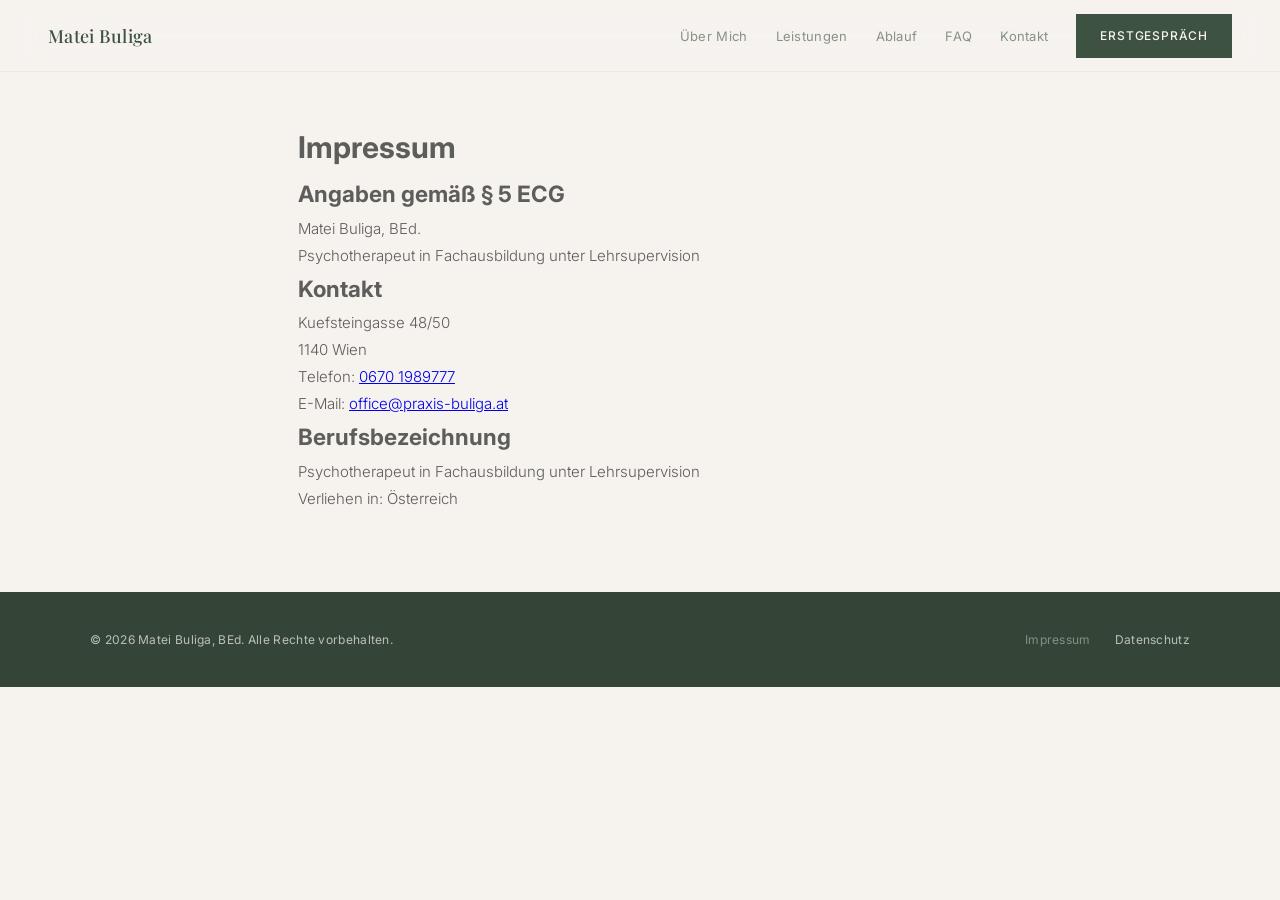
<file: impressum.html>
<!DOCTYPE html>
<html lang="de">
<head>
  <meta charset="UTF-8">
  <meta name="viewport" content="width=device-width, initial-scale=1.0">
  <title>Impressum — Praxis Buliga</title>
  <meta name="description" content="Impressum der Praxis Buliga — Psychotherapie in Wien.">
  <link rel="canonical" href="https://www.praxis-buliga.at/impressum.html">
  <link rel="icon" href="img/favicon.svg" type="image/svg+xml">
  <link rel="preconnect" href="https://fonts.googleapis.com">
  <link rel="preconnect" href="https://fonts.gstatic.com" crossorigin>
  <link href="https://fonts.googleapis.com/css2?family=Playfair+Display:ital,wght@0,400;0,500;1,400&family=Inter:wght@300;400;500;600&display=swap" rel="stylesheet">
  <link rel="stylesheet" href="css/style.css">
</head>
<body>

<!-- Skip link -->
<a href="#main" class="skip-link">Zum Inhalt springen</a>

<!-- ==================== HEADER ==================== -->
<header>
  <a href="index.html" class="logo">Matei Buliga</a>
  <nav>
    <a href="index.html#about">Über Mich</a>
    <a href="index.html#services">Leistungen</a>
    <a href="index.html#process">Ablauf</a>
    <a href="index.html#faq">FAQ</a>
    <a href="index.html#contact">Kontakt</a>
    <a href="index.html#contact" class="header-cta">Erstgespräch</a>
  </nav>
</header>

<main id="main">
  <div class="legal-content">
    <h1>Impressum</h1>
    <h2>Angaben gemäß § 5 ECG</h2>
    <p>Matei Buliga, BEd.<br>
    Psychotherapeut in Fachausbildung unter Lehrsupervision</p>
    <h2>Kontakt</h2>
    <p>Kuefsteingasse 48/50<br>1140 Wien<br>
    Telefon: <a href="tel:+436701989777">0670 1989777</a><br>
    E-Mail: <a href="mailto:office@praxis-buliga.at">office@praxis-buliga.at</a></p>
    <h2>Berufsbezeichnung</h2>
    <p>Psychotherapeut in Fachausbildung unter Lehrsupervision<br>
    Verliehen in: Österreich</p>
  </div>
</main>

<!-- ==================== FOOTER ==================== -->
<footer>
  <div class="footer-inner">
    <p class="footer-left">&copy; 2026 Matei Buliga, BEd. Alle Rechte vorbehalten.</p>
    <div class="footer-links">
      <span>Impressum</span>
      <a href="datenschutz.html">Datenschutz</a>
    </div>
  </div>
</footer>

</body>
</html>
</file>
<file: css/style.css>
/* ========================================================================
   PRAXIS BULIGA — Complete Stylesheet
   Organic Minimal Design: Waldgrun (#3D5240) + Creme (#F6F3EF)
   ======================================================================== */

/* ========================================================================
   TASK 1: CSS FOUNDATION — Design Tokens & Reset
   ======================================================================== */

/* --- Reset --- */
*, *::before, *::after {
  margin: 0;
  padding: 0;
  box-sizing: border-box;
}

/* --- Design Tokens --- */
:root {
  --green: #3D5240;
  --green-light: #4a6350;
  --green-muted: rgba(61,82,64,0.82);
  --green-subtle: rgba(61,82,64,0.04);
  --cream: #F6F3EF;
  --cream-dark: #EDE8E1;
  --text: #1C1C1C;
  --text-muted: rgba(61,82,64,0.82);
  --text-body: rgba(28,28,28,0.7);
  --serif: 'Playfair Display', Georgia, serif;
  --sans: 'Inter', -apple-system, system-ui, sans-serif;
  --transition: 200ms ease-out;
  --max-width: 1100px;
}

/* --- Smooth Scroll --- */
html {
  scroll-behavior: smooth;
}

/* --- Body Base --- */
body {
  font-family: var(--sans);
  background: var(--cream);
  color: var(--text);
  -webkit-font-smoothing: antialiased;
  -moz-osx-font-smoothing: grayscale;
  overflow-x: hidden;
}

/* --- Focus Visible --- */
:focus-visible {
  outline: 2px solid var(--green);
  outline-offset: 3px;
}

/* --- Section Label --- */
.section-label {
  font-size: 11px;
  font-weight: 500;
  letter-spacing: 3px;
  text-transform: uppercase;
  color: var(--text-muted);
  margin-bottom: 20px;
}

.section-label::before {
  content: '';
  display: inline-block;
  width: 24px;
  height: 1px;
  background: var(--green);
  opacity: 0.4;
  vertical-align: middle;
  margin-right: 12px;
}

/* --- Section Divider --- */
.section-divider {
  max-width: var(--max-width);
  margin: 0 auto;
  padding: 0 clamp(24px, 5vw, 48px);
}

.section-divider hr {
  border: none;
  height: 1px;
  background: rgba(61,82,64,0.08);
}

/* --- Skip Link --- */
.skip-link {
  position: fixed;
  top: -100%;
  left: 16px;
  z-index: 200;
  padding: 12px 24px;
  background: var(--green);
  color: var(--cream);
  font-size: 14px;
  font-weight: 500;
  text-decoration: none;
  opacity: 0;
  transition: opacity var(--transition);
}

.skip-link:focus {
  top: 16px;
  opacity: 1;
}

/* --- Legal Content (Impressum / Datenschutz) --- */
.legal-content {
  max-width: 780px;
  margin: 0 auto;
  padding: 120px clamp(24px, 5vw, 48px) 80px;
  font-size: 15px;
  font-weight: 300;
  line-height: 1.8;
  color: var(--text-body);
}


/* ========================================================================
   TASK 2: HEADER STYLES
   ======================================================================== */

header {
  position: fixed;
  top: 0;
  left: 0;
  right: 0;
  z-index: 100;
  height: 72px;
  display: flex;
  align-items: center;
  justify-content: space-between;
  padding: 0 clamp(24px, 4vw, 48px);
  background: rgba(246,243,239,0.88);
  backdrop-filter: blur(24px);
  -webkit-backdrop-filter: blur(24px);
  border-bottom: 1px solid rgba(61,82,64,0.06);
}

.logo {
  font-family: var(--serif);
  font-size: 18px;
  font-weight: 500;
  color: var(--green);
  letter-spacing: 0.3px;
  text-decoration: none;
}

nav {
  display: flex;
  align-items: center;
  gap: 28px;
}

nav a {
  font-size: 13px;
  font-weight: 400;
  color: var(--green);
  text-decoration: none;
  letter-spacing: 0.3px;
  opacity: 0.6;
  transition: opacity var(--transition);
  padding: 6px 0;
  position: relative;
  cursor: pointer;
}

nav a:hover,
nav a.active {
  opacity: 1;
}

nav a.active::after {
  content: '';
  position: absolute;
  bottom: 0;
  left: 0;
  right: 0;
  height: 1.5px;
  background: var(--green);
  border-radius: 1px;
}

/* --- Header CTA Button --- */
.header-cta {
  display: inline-flex;
  align-items: center;
  justify-content: center;
  min-height: 44px;
  padding: 0 24px;
  background: var(--green);
  color: var(--cream) !important;
  font-size: 12px;
  font-weight: 500;
  letter-spacing: 0.8px;
  text-transform: uppercase;
  opacity: 1 !important;
  transition: background var(--transition), box-shadow var(--transition);
}

.header-cta:hover {
  background: var(--green-light);
  box-shadow: 0 4px 12px rgba(61,82,64,0.15);
}

.header-cta::after {
  display: none !important;
}

/* --- Mobile Nav Toggle (Hamburger) --- */
.nav-toggle {
  display: none;
  width: 44px;
  height: 44px;
  align-items: center;
  justify-content: center;
  background: none;
  border: none;
  cursor: pointer;
}

.nav-toggle span {
  display: block;
  width: 20px;
  height: 1.5px;
  background: var(--green);
  position: relative;
  transition: background 200ms;
}

.nav-toggle span::before,
.nav-toggle span::after {
  content: '';
  position: absolute;
  left: 0;
  width: 20px;
  height: 1.5px;
  background: var(--green);
  transition: transform 200ms;
}

.nav-toggle span::before { top: -6px; }
.nav-toggle span::after  { top: 6px; }

/* --- Mobile Nav Overlay --- */
.nav-overlay {
  position: fixed;
  top: 0;
  left: 0;
  right: 0;
  bottom: 0;
  background: var(--cream);
  z-index: 99;
  display: flex;
  flex-direction: column;
  align-items: center;
  justify-content: center;
  transform: translateY(-100%);
  transition: transform 300ms ease-out, opacity 300ms ease-out;
  opacity: 0;
}

.nav-overlay.open {
  transform: translateY(0);
  opacity: 1;
}

.nav-overlay nav {
  display: flex;
  flex-direction: column;
  gap: 8px;
}

.nav-overlay nav a {
  font-size: 18px;
  padding: 16px;
  opacity: 1;
  text-align: center;
}

.nav-close {
  position: absolute;
  top: 16px;
  right: 16px;
  width: 44px;
  height: 44px;
  background: none;
  border: none;
  cursor: pointer;
}

body.nav-open {
  overflow: hidden;
}

/* --- Header Mobile Responsive --- */
@media (max-width: 768px) {
  header {
    height: 64px;
  }

  nav a:not(.header-cta) {
    display: none;
  }

  .nav-toggle {
    display: flex;
  }
}


/* ========================================================================
   TASK 3: HERO SECTION STYLES
   ======================================================================== */

.hero {
  min-height: 100vh;
  min-height: 100dvh;
  display: flex;
  flex-direction: column;
  justify-content: center;
  align-items: center;
  text-align: center;
  padding: 120px clamp(24px, 5vw, 48px) 100px;
  position: relative;
}

.hero-label {
  font-size: 11px;
  font-weight: 500;
  letter-spacing: 3px;
  text-transform: uppercase;
  color: var(--text-muted);
  margin-bottom: 28px;
  opacity: 0;
  transform: translateY(12px);
  animation: fadeUp 700ms ease-out 200ms forwards;
}

.hero h1 {
  font-family: var(--serif);
  font-size: clamp(32px, 5vw, 54px);
  font-weight: 400;
  line-height: 1.25;
  color: var(--green);
  max-width: 680px;
  margin-bottom: 20px;
  opacity: 0;
  transform: translateY(16px);
  animation: fadeUp 700ms ease-out 400ms forwards;
}

.hero h1 em {
  font-style: italic;
}

.hero-divider {
  width: 48px;
  height: 1px;
  background: var(--green);
  opacity: 0;
  margin: 0 auto 20px;
  animation: fadeIn 600ms ease-out 700ms forwards;
}

.hero-subtitle {
  font-size: clamp(15px, 1.8vw, 17px);
  font-weight: 300;
  line-height: 1.75;
  color: var(--text-muted);
  max-width: 460px;
  margin-bottom: 44px;
  opacity: 0;
  transform: translateY(12px);
  animation: fadeUp 700ms ease-out 800ms forwards;
}

.hero-cta {
  display: inline-flex;
  align-items: center;
  gap: 10px;
  min-height: 52px;
  padding: 0 36px;
  border: 1px solid var(--green);
  color: var(--green);
  font-family: var(--sans);
  font-size: 12px;
  font-weight: 500;
  letter-spacing: 1.5px;
  text-transform: uppercase;
  text-decoration: none;
  background: transparent;
  cursor: pointer;
  transition: all var(--transition);
  opacity: 0;
  transform: translateY(12px);
  animation: fadeUp 700ms ease-out 1000ms forwards;
}

.hero-cta:hover {
  background: var(--green);
  color: var(--cream);
  box-shadow: 0 4px 16px rgba(61,82,64,0.18);
}

.hero-cta svg {
  width: 14px;
  height: 14px;
  transition: transform var(--transition);
}

.hero-cta:hover svg {
  transform: translateX(4px);
}

/* --- Hero Info Bar --- */
.hero-info {
  position: absolute;
  bottom: 36px;
  display: flex;
  gap: 32px;
  font-size: 12px;
  color: var(--text-muted);
  letter-spacing: 0.3px;
  opacity: 0;
  animation: fadeIn 600ms ease-out 1200ms forwards;
}

.hero-info span {
  display: inline-flex;
  align-items: center;
  gap: 8px;
}

.hero-info .dot {
  width: 5px;
  height: 5px;
  border-radius: 50%;
  background: var(--green);
  opacity: 0.35;
}

.hero-info .available {
  color: #2d6a3f;
  font-weight: 500;
}

.hero-info .available .dot {
  background: #2d6a3f;
  opacity: 0.7;
  animation: pulse 2.5s ease-in-out infinite;
}

/* --- Scroll Hint --- */
.scroll-hint {
  position: absolute;
  bottom: 72px;
  left: 50%;
  transform: translateX(-50%);
  opacity: 0;
  animation: fadeIn 600ms ease-out 1400ms forwards;
}

.scroll-hint .mouse {
  width: 20px;
  height: 32px;
  border: 1.5px solid var(--green);
  border-radius: 10px;
  opacity: 0.3;
  position: relative;
}

.scroll-hint .wheel {
  width: 3px;
  height: 7px;
  background: var(--green);
  border-radius: 2px;
  position: absolute;
  top: 6px;
  left: 50%;
  transform: translateX(-50%);
  animation: scrollWheel 2s ease-in-out infinite;
}

/* --- Keyframe Animations --- */
@keyframes fadeUp {
  to {
    opacity: 1;
    transform: translateY(0);
  }
}

@keyframes fadeIn {
  to {
    opacity: 1;
  }
}

@keyframes pulse {
  0%, 100% {
    opacity: 0.7;
    transform: scale(1);
  }
  50% {
    opacity: 0.3;
    transform: scale(1.3);
  }
}

@keyframes scrollWheel {
  0% {
    opacity: 1;
    transform: translateX(-50%) translateY(0);
  }
  100% {
    opacity: 0;
    transform: translateX(-50%) translateY(10px);
  }
}

/* --- Hero Mobile Responsive --- */
@media (max-width: 768px) {
  .hero {
    padding: 100px 24px 80px;
  }

  .hero-info {
    flex-direction: column;
    gap: 8px;
    align-items: center;
    bottom: 24px;
  }

  .scroll-hint {
    display: none;
  }
}


/* ========================================================================
   TASK 4: ABOUT SECTION STYLES
   ======================================================================== */

.about {
  max-width: var(--max-width);
  margin: 0 auto;
  padding: clamp(60px, 10vw, 120px) clamp(24px, 5vw, 48px);
}

.about-grid {
  display: grid;
  grid-template-columns: 1fr 1.2fr;
  gap: clamp(40px, 6vw, 80px);
  align-items: start;
}

/* --- Portrait --- */
.about-portrait {
  position: relative;
  aspect-ratio: 3 / 4;
  background: var(--cream-dark);
  overflow: hidden;
}

.about-portrait img {
  width: 100%;
  height: 100%;
  object-fit: cover;
  object-position: center top;
}

.about-portrait::after {
  content: '';
  position: absolute;
  top: 12px;
  left: 12px;
  right: -12px;
  bottom: -12px;
  border: 1px solid rgba(61,82,64,0.12);
  z-index: -1;
}

.about-portrait-placeholder {
  width: 100%;
  height: 100%;
  display: flex;
  flex-direction: column;
  align-items: center;
  justify-content: center;
  gap: 12px;
  color: var(--text-muted);
  font-size: 13px;
}

.about-portrait-placeholder svg {
  width: 48px;
  height: 48px;
  opacity: 0.3;
}

/* --- About Content --- */
.about-content {
  padding-top: 8px;
}

.about-content h2 {
  font-family: var(--serif);
  font-size: clamp(28px, 3.5vw, 38px);
  font-weight: 400;
  color: var(--green);
  line-height: 1.25;
  margin-bottom: 28px;
}

.about-content h2 em {
  font-style: italic;
}

/* --- Q&A --- */
.about-qa {
  margin-bottom: 32px;
}

.about-question {
  font-size: 13px;
  font-weight: 500;
  letter-spacing: 0.3px;
  color: var(--green);
  margin-bottom: 12px;
  padding-left: 16px;
  border-left: 2px solid rgba(61,82,64,0.2);
  line-height: 1.5;
}

.about-answer {
  font-size: 15px;
  font-weight: 300;
  line-height: 1.8;
  color: var(--text-body);
  max-width: 520px;
}

/* --- Credentials --- */
.about-credentials {
  display: flex;
  flex-wrap: wrap;
  gap: 10px;
  margin-top: 32px;
  padding-top: 28px;
  border-top: 1px solid rgba(61,82,64,0.08);
}

.credential {
  display: inline-flex;
  align-items: center;
  gap: 6px;
  padding: 8px 16px;
  background: var(--green-subtle);
  font-size: 12px;
  font-weight: 400;
  color: var(--green);
  letter-spacing: 0.3px;
}

.credential svg {
  width: 14px;
  height: 14px;
  opacity: 0.5;
}

/* --- About More Link --- */
.about-more {
  display: inline-flex;
  align-items: center;
  gap: 8px;
  margin-top: 28px;
  font-size: 13px;
  font-weight: 500;
  color: var(--green);
  text-decoration: none;
  letter-spacing: 0.3px;
  opacity: 0.7;
  transition: opacity var(--transition);
  cursor: pointer;
}

.about-more:hover {
  opacity: 1;
}

.about-more svg {
  width: 14px;
  height: 14px;
  transition: transform var(--transition);
}

.about-more:hover svg {
  transform: translateX(4px);
}

/* --- About Mobile Responsive --- */
@media (max-width: 768px) {
  .about-grid {
    grid-template-columns: 1fr;
    gap: 40px;
  }

  .about-portrait {
    max-width: 320px;
    margin: 0 auto;
  }

  .about-portrait::after {
    display: none;
  }
}


/* ========================================================================
   TASK 5: SERVICES SECTION STYLES
   ======================================================================== */

.services {
  max-width: var(--max-width);
  margin: 0 auto;
  padding: clamp(60px, 10vw, 120px) clamp(24px, 5vw, 48px);
}

/* --- Services Header --- */
.services-header {
  display: flex;
  justify-content: space-between;
  align-items: flex-end;
  margin-bottom: clamp(40px, 5vw, 56px);
  gap: 24px;
  flex-wrap: wrap;
}

.services-header h2 {
  font-family: var(--serif);
  font-size: clamp(28px, 3.5vw, 38px);
  font-weight: 400;
  color: var(--green);
  line-height: 1.25;
}

.services-header h2 em {
  font-style: italic;
}

.services-note {
  font-size: 13px;
  color: var(--text-muted);
  line-height: 1.6;
  max-width: 280px;
  text-align: right;
}

/* --- Praxis Image --- */
.praxis-image {
  margin-bottom: clamp(32px, 4vw, 48px);
  max-width: 680px;
  margin-left: auto;
  margin-right: auto;
  border-radius: 2px;
  overflow: hidden;
}

.praxis-image img {
  width: 100%;
  height: auto;
  display: block;
}

/* --- Services Grid --- */
.services-grid {
  display: grid;
  grid-template-columns: repeat(3, 1fr);
  gap: 20px;
  margin-bottom: 40px;
}

/* --- Service Card --- */
.service-card {
  background: rgba(255,255,255,0.5);
  border: 1px solid rgba(61,82,64,0.08);
  padding: clamp(28px, 3vw, 36px);
  display: flex;
  flex-direction: column;
  transition: border-color var(--transition), box-shadow var(--transition);
}

.service-card:hover {
  border-color: rgba(61,82,64,0.15);
  box-shadow: 0 4px 20px rgba(61,82,64,0.06);
}

.service-icon {
  width: 44px;
  height: 44px;
  display: flex;
  align-items: center;
  justify-content: center;
  background: var(--green-subtle);
  margin-bottom: 24px;
}

.service-icon svg {
  width: 22px;
  height: 22px;
  color: var(--green);
  opacity: 0.7;
}

.service-card h3 {
  font-family: var(--serif);
  font-size: 20px;
  font-weight: 400;
  color: var(--green);
  margin-bottom: 12px;
  line-height: 1.3;
}

.service-card p {
  font-size: 14px;
  font-weight: 300;
  line-height: 1.7;
  color: var(--text-body);
  margin-bottom: 24px;
  flex-grow: 1;
}

/* --- Pricing --- */
.service-price {
  padding-top: 20px;
  border-top: 1px solid rgba(61,82,64,0.08);
}

.price-row {
  display: flex;
  justify-content: space-between;
  align-items: baseline;
  margin-bottom: 6px;
}

.price-row:last-child {
  margin-bottom: 0;
}

.price-label {
  font-size: 12px;
  color: var(--text-muted);
}

.price-value {
  font-size: 15px;
  font-weight: 500;
  color: var(--green);
  font-variant-numeric: tabular-nums;
}

.price-free {
  display: inline-block;
  padding: 3px 10px;
  background: rgba(45,106,63,0.08);
  color: #2d6a3f;
  font-size: 11px;
  font-weight: 500;
  letter-spacing: 0.5px;
}

/* --- Services Footer (Info Cards) --- */
.services-footer {
  display: grid;
  grid-template-columns: 1fr 1fr;
  gap: 20px;
}

.info-card {
  display: flex;
  align-items: flex-start;
  gap: 16px;
  padding: 24px 28px;
  background: var(--green);
  color: var(--cream);
}

.info-card svg {
  width: 20px;
  height: 20px;
  flex-shrink: 0;
  opacity: 0.6;
  margin-top: 2px;
}

.info-card-content h4 {
  font-size: 13px;
  font-weight: 500;
  letter-spacing: 0.3px;
  margin-bottom: 6px;
}

.info-card-content p {
  font-size: 13px;
  font-weight: 300;
  line-height: 1.6;
  opacity: 0.75;
}

/* --- Section CTA --- */
.section-cta {
  text-align: center;
  margin-top: clamp(40px, 5vw, 56px);
}

/* --- CTA Buttons --- */
.cta-outline {
  display: inline-flex;
  align-items: center;
  gap: 10px;
  min-height: 48px;
  padding: 0 32px;
  border: 1px solid var(--green);
  color: var(--green);
  font-family: var(--sans);
  font-size: 12px;
  font-weight: 500;
  letter-spacing: 1.5px;
  text-transform: uppercase;
  text-decoration: none;
  background: transparent;
  cursor: pointer;
  transition: all var(--transition);
}

.cta-outline:hover {
  background: var(--green);
  color: var(--cream);
  box-shadow: 0 4px 16px rgba(61,82,64,0.18);
}

.cta-filled {
  display: inline-flex;
  align-items: center;
  gap: 10px;
  min-height: 52px;
  padding: 0 36px;
  background: var(--green);
  color: var(--cream);
  font-family: var(--sans);
  font-size: 12px;
  font-weight: 500;
  letter-spacing: 1.5px;
  text-transform: uppercase;
  text-decoration: none;
  cursor: pointer;
  transition: all var(--transition);
}

.cta-filled:hover {
  background: var(--green-light);
  box-shadow: 0 4px 16px rgba(61,82,64,0.2);
}

.cta-outline svg,
.cta-filled svg {
  width: 14px;
  height: 14px;
  transition: transform var(--transition);
}

.cta-outline:hover svg,
.cta-filled:hover svg {
  transform: translateX(4px);
}

/* --- Services Mobile Responsive --- */
@media (max-width: 900px) {
  .services-grid {
    grid-template-columns: 1fr;
    gap: 16px;
  }

  .services-footer {
    grid-template-columns: 1fr;
  }

  .services-header {
    flex-direction: column;
    align-items: flex-start;
  }

  .services-note {
    text-align: left;
    max-width: 100%;
  }
}


/* ========================================================================
   TASK 6: PROCESS (ABLAUF) SECTION STYLES
   ======================================================================== */

.process {
  max-width: var(--max-width);
  margin: 0 auto;
  padding: clamp(60px, 10vw, 120px) clamp(24px, 5vw, 48px);
}

/* --- Process Header --- */
.process-header {
  margin-bottom: clamp(48px, 6vw, 64px);
  max-width: 520px;
}

.process-header h2 {
  font-family: var(--serif);
  font-size: clamp(28px, 3.5vw, 38px);
  font-weight: 400;
  color: var(--green);
  line-height: 1.25;
  margin-bottom: 16px;
}

.process-header h2 em {
  font-style: italic;
}

.process-header p {
  font-size: 15px;
  font-weight: 300;
  line-height: 1.7;
  color: var(--text-muted);
}

/* --- Timeline --- */
.timeline {
  position: relative;
  display: grid;
  grid-template-columns: repeat(3, 1fr);
}

.timeline::before {
  content: '';
  position: absolute;
  top: 28px;
  left: calc(100% / 6);
  right: calc(100% / 6);
  height: 1px;
  background: rgba(61,82,64,0.15);
}

/* --- Step --- */
.step {
  text-align: center;
  padding: 0 clamp(12px, 2vw, 28px);
  position: relative;
}

.step-number {
  width: 56px;
  height: 56px;
  display: flex;
  align-items: center;
  justify-content: center;
  margin: 0 auto 24px;
  background: var(--cream);
  border: 1px solid rgba(61,82,64,0.15);
  position: relative;
  z-index: 1;
  transition: all 300ms ease-out;
}

.step:hover .step-number {
  background: var(--green);
  border-color: var(--green);
}

.step-number span {
  font-family: var(--serif);
  font-size: 20px;
  font-weight: 400;
  color: var(--green);
  transition: color 300ms ease-out;
}

.step:hover .step-number span {
  color: var(--cream);
}

.step h3 {
  font-family: var(--serif);
  font-size: 18px;
  font-weight: 400;
  color: var(--green);
  margin-bottom: 12px;
  line-height: 1.3;
}

.step p {
  font-size: 14px;
  font-weight: 300;
  line-height: 1.7;
  color: var(--text-body);
  max-width: 280px;
  margin: 0 auto;
}

/* --- Conditions --- */
.conditions {
  margin-top: clamp(56px, 7vw, 80px);
  display: grid;
  grid-template-columns: repeat(3, 1fr);
  gap: 1px;
  background: rgba(61,82,64,0.06);
  border: 1px solid rgba(61,82,64,0.06);
}

.condition {
  background: var(--cream);
  padding: clamp(24px, 3vw, 32px);
}

.condition-icon {
  width: 36px;
  height: 36px;
  display: flex;
  align-items: center;
  justify-content: center;
  margin-bottom: 16px;
}

.condition-icon svg {
  width: 20px;
  height: 20px;
  color: var(--green);
  opacity: 0.5;
}

.condition h4 {
  font-size: 13px;
  font-weight: 600;
  color: var(--green);
  letter-spacing: 0.3px;
  margin-bottom: 8px;
}

.condition p {
  font-size: 13px;
  font-weight: 300;
  line-height: 1.65;
  color: var(--text-body);
}

/* --- Process Mobile Responsive --- */
@media (max-width: 768px) {
  .timeline {
    grid-template-columns: 1fr;
    gap: 40px;
  }

  .timeline::before {
    top: 0;
    bottom: 0;
    left: 28px;
    right: auto;
    width: 1px;
    height: auto;
  }

  .step {
    text-align: left;
    padding: 0 0 0 72px;
  }

  .step-number {
    position: absolute;
    left: 0;
    top: 0;
    margin: 0;
  }

  .step p {
    margin: 0;
  }
}

@media (max-width: 900px) {
  .conditions {
    grid-template-columns: 1fr;
  }
}


/* ========================================================================
   TASK 7: FAQ SECTION STYLES
   ======================================================================== */

.faq {
  max-width: var(--max-width);
  margin: 0 auto;
  padding: clamp(60px, 10vw, 120px) clamp(24px, 5vw, 48px);
}

/* --- FAQ Layout --- */
.faq-layout {
  display: grid;
  grid-template-columns: 1fr 1.6fr;
  gap: clamp(40px, 6vw, 80px);
  align-items: start;
}

/* --- FAQ Intro (Sticky Sidebar) --- */
.faq-intro {
  position: sticky;
  top: 100px;
}

.faq-intro h2 {
  font-family: var(--serif);
  font-size: clamp(28px, 3.5vw, 38px);
  font-weight: 400;
  color: var(--green);
  line-height: 1.25;
  margin-bottom: 16px;
}

.faq-intro h2 em {
  font-style: italic;
}

.faq-intro > p {
  font-size: 15px;
  font-weight: 300;
  line-height: 1.7;
  color: var(--text-muted);
  max-width: 320px;
}

/* --- FAQ Contact Hint --- */
.faq-contact-hint {
  margin-top: 28px;
  padding: 20px 24px;
  background: var(--green-subtle);
  border-left: 2px solid rgba(61,82,64,0.15);
}

.faq-contact-hint p {
  font-size: 13px;
  line-height: 1.6;
  color: var(--text-body);
  margin: 0;
}

.faq-contact-hint a {
  color: var(--green);
  font-weight: 500;
  text-decoration: none;
  border-bottom: 1px solid rgba(61,82,64,0.2);
  transition: border-color var(--transition);
}

.faq-contact-hint a:hover {
  border-color: var(--green);
}

/* --- Accordion --- */
.accordion {
  display: flex;
  flex-direction: column;
}

.accordion-item {
  border-bottom: 1px solid rgba(61,82,64,0.08);
}

.accordion-item:first-child {
  border-top: 1px solid rgba(61,82,64,0.08);
}

.accordion-trigger {
  width: 100%;
  min-height: 56px;
  display: flex;
  align-items: center;
  justify-content: space-between;
  gap: 16px;
  padding: 18px 0;
  background: none;
  border: none;
  cursor: pointer;
  text-align: left;
  font-family: var(--sans);
  font-size: 15px;
  font-weight: 400;
  color: var(--green);
  line-height: 1.5;
  transition: color var(--transition);
}

.accordion-trigger:hover {
  color: var(--green-light);
}

/* --- Accordion Icon (+/x) --- */
.accordion-icon {
  width: 28px;
  height: 28px;
  flex-shrink: 0;
  display: flex;
  align-items: center;
  justify-content: center;
  position: relative;
}

.accordion-icon::before,
.accordion-icon::after {
  content: '';
  position: absolute;
  background: var(--green);
  opacity: 0.4;
  transition: transform 300ms ease-out, opacity 300ms ease-out;
}

.accordion-icon::before {
  width: 12px;
  height: 1.5px;
}

.accordion-icon::after {
  width: 1.5px;
  height: 12px;
}

.accordion-item.open .accordion-icon::after {
  transform: rotate(90deg);
  opacity: 0;
}

.accordion-item.open .accordion-trigger {
  font-weight: 500;
}

/* --- Accordion Content (Animated) --- */
.accordion-content {
  display: grid;
  grid-template-rows: 0fr;
  transition: grid-template-rows 300ms ease-out;
}

.accordion-item.open .accordion-content {
  grid-template-rows: 1fr;
}

.accordion-inner {
  overflow: hidden;
}

.accordion-inner p {
  padding: 0 0 24px;
  font-size: 14px;
  font-weight: 300;
  line-height: 1.8;
  color: var(--text-body);
  max-width: 520px;
}

/* --- FAQ CTA --- */
.faq-cta {
  text-align: center;
  margin-top: clamp(48px, 6vw, 64px);
}

.faq-cta > p {
  font-size: 15px;
  font-weight: 300;
  color: var(--text-muted);
  margin-bottom: 24px;
}

/* --- FAQ Mobile Responsive --- */
@media (max-width: 768px) {
  .faq-layout {
    grid-template-columns: 1fr;
    gap: 36px;
  }

  .faq-intro {
    position: static;
  }
}


/* ========================================================================
   TASK 8: CONTACT SECTION & FOOTER STYLES
   ======================================================================== */

/* --- Contact Section --- */
.contact {
  background: var(--green);
  color: var(--cream);
  padding: clamp(60px, 10vw, 100px) 0;
}

.contact-inner {
  max-width: var(--max-width);
  margin: 0 auto;
  padding: 0 clamp(24px, 5vw, 48px);
}

.contact .section-label {
  color: rgba(246,243,239,0.70);
}

.contact .section-label::before {
  background: var(--cream);
  opacity: 0.25;
}

/* --- Contact Grid --- */
.contact-grid {
  display: grid;
  grid-template-columns: 1fr 1fr;
  gap: clamp(40px, 6vw, 80px);
  align-items: start;
}

/* --- Contact Left --- */
.contact-left h2 {
  font-family: var(--serif);
  font-size: clamp(28px, 3.5vw, 38px);
  font-weight: 400;
  line-height: 1.25;
  margin-bottom: 20px;
}

.contact-left h2 em {
  font-style: italic;
}

.contact-left > p {
  font-size: 15px;
  font-weight: 300;
  line-height: 1.7;
  opacity: 0.7;
  max-width: 400px;
  margin-bottom: 40px;
}

/* --- Contact Details --- */
.contact-details {
  display: flex;
  flex-direction: column;
  gap: 20px;
}

.contact-item {
  display: flex;
  align-items: flex-start;
  gap: 16px;
}

.contact-item-icon {
  width: 40px;
  height: 40px;
  flex-shrink: 0;
  display: flex;
  align-items: center;
  justify-content: center;
  border: 1px solid rgba(246,243,239,0.15);
}

.contact-item-icon svg {
  width: 18px;
  height: 18px;
  opacity: 0.6;
}

.contact-item-text {
  padding-top: 2px;
}

.contact-item-label {
  font-size: 11px;
  font-weight: 500;
  letter-spacing: 1px;
  text-transform: uppercase;
  opacity: 0.70;
  margin-bottom: 4px;
}

.contact-item-value {
  font-size: 15px;
  font-weight: 400;
  line-height: 1.5;
}

.contact-item-value a {
  color: var(--cream);
  text-decoration: none;
  border-bottom: 1px solid rgba(246,243,239,0.2);
  transition: border-color var(--transition);
}

.contact-item-value a:hover {
  border-color: var(--cream);
}

.contact-item-hint {
  font-size: 12px;
  opacity: 0.5;
  margin-top: 4px;
  line-height: 1.5;
}

/* --- Contact Right --- */
.contact-right {
  display: flex;
  flex-direction: column;
  gap: 24px;
}

/* --- Contact Map --- */
.contact-map {
  aspect-ratio: 16 / 10;
  background: rgba(246,243,239,0.08);
  border: 1px solid rgba(246,243,239,0.1);
  overflow: hidden;
  display: flex;
  align-items: center;
  justify-content: center;
}

.contact-map-placeholder {
  display: flex;
  flex-direction: column;
  align-items: center;
  justify-content: center;
  gap: 12px;
  padding: 24px;
  text-align: center;
}

.contact-map-placeholder p {
  font-size: 13px;
  opacity: 0.6;
  line-height: 1.5;
}

.contact-map-placeholder a {
  color: var(--cream);
  opacity: 0.7;
}

.contact-map-placeholder button {
  padding: 10px 24px;
  background: rgba(246,243,239,0.15);
  color: var(--cream);
  border: none;
  cursor: pointer;
  font-size: 13px;
  transition: background var(--transition);
}

.contact-map-placeholder button:hover {
  background: rgba(246,243,239,0.25);
}

.contact-map iframe {
  width: 100%;
  height: 100%;
  border: 0;
}

/* --- Contact Hours --- */
.contact-hours {
  padding: 28px;
  border: 1px solid rgba(246,243,239,0.1);
}

.contact-hours h4 {
  font-size: 13px;
  font-weight: 500;
  letter-spacing: 0.3px;
  margin-bottom: 16px;
}

.hours-row {
  display: flex;
  justify-content: space-between;
  padding: 8px 0;
  border-bottom: 1px solid rgba(246,243,239,0.06);
  font-size: 14px;
}

.hours-row:last-child {
  border-bottom: none;
}

.hours-day {
  font-weight: 400;
}

.hours-time {
  font-weight: 300;
  opacity: 0.7;
}

/* --- Contact Availability --- */
.contact-availability {
  display: inline-flex;
  align-items: center;
  gap: 8px;
  margin-top: 16px;
  font-size: 13px;
  font-weight: 500;
}

.contact-availability .dot {
  width: 6px;
  height: 6px;
  border-radius: 50%;
  background: #4ade80;
  animation: pulse 2.5s ease-in-out infinite;
}

/* --- Footer --- */
footer {
  background: #344538;
  padding: 40px clamp(24px, 5vw, 48px);
}

.footer-inner {
  max-width: var(--max-width);
  margin: 0 auto;
  display: flex;
  justify-content: space-between;
  align-items: center;
  flex-wrap: wrap;
  gap: 16px;
}

.footer-left {
  font-size: 12px;
  color: rgba(246,243,239,0.70);
  letter-spacing: 0.3px;
}

.footer-links {
  display: flex;
  gap: 24px;
}

.footer-links a {
  font-size: 12px;
  color: rgba(246,243,239,0.70);
  text-decoration: none;
  letter-spacing: 0.3px;
  transition: color var(--transition);
}

.footer-links a:hover {
  color: rgba(246,243,239,0.9);
}

.footer-links span {
  font-size: 12px;
  color: rgba(246,243,239,0.70);
  letter-spacing: 0.3px;
  opacity: 0.6;
}

/* --- Contact Mobile Responsive --- */
@media (max-width: 768px) {
  .contact-grid {
    grid-template-columns: 1fr;
    gap: 48px;
  }
}


/* ========================================================================
   TASK 9: SCROLL ANIMATION UTILITY
   ======================================================================== */

.fade-in {
  opacity: 0;
  transform: translateY(20px);
  transition: opacity 600ms ease-out, transform 600ms ease-out;
}

.fade-in.visible {
  opacity: 1;
  transform: translateY(0);
}


/* ========================================================================
   REDUCED MOTION
   ======================================================================== */

@media (prefers-reduced-motion: reduce) {
  html {
    scroll-behavior: auto;
  }

  .hero-label, .hero h1, .hero-divider, .hero-subtitle,
  .hero-cta, .hero-info, .scroll-hint {
    opacity: 1;
    transform: none;
    animation: none;
  }

  .hero-info .available .dot,
  .contact-availability .dot {
    animation: none;
  }

  .scroll-hint .wheel {
    animation: none;
  }

  .fade-in {
    opacity: 1;
    transform: none;
    transition: none;
  }

  .accordion-content {
    transition: none;
  }

  .accordion-icon::before,
  .accordion-icon::after {
    transition: none;
  }
}


/* ========================================================================
   PRINT STYLESHEET
   ======================================================================== */

@media print {
  header, footer, .nav-overlay, .scroll-hint, .hero-info,
  .hero-cta, .section-cta, .faq-cta, .header-cta {
    display: none;
  }

  body {
    color: #000;
    background: #fff;
  }

  .hero {
    min-height: auto;
    padding: 40px 24px;
  }

  .contact {
    background: #fff;
    color: #000;
  }

  .info-card {
    background: #eee;
    color: #000;
  }

  a {
    color: #000;
    text-decoration: underline;
  }

  .fade-in {
    opacity: 1;
    transform: none;
  }
}
</file>
